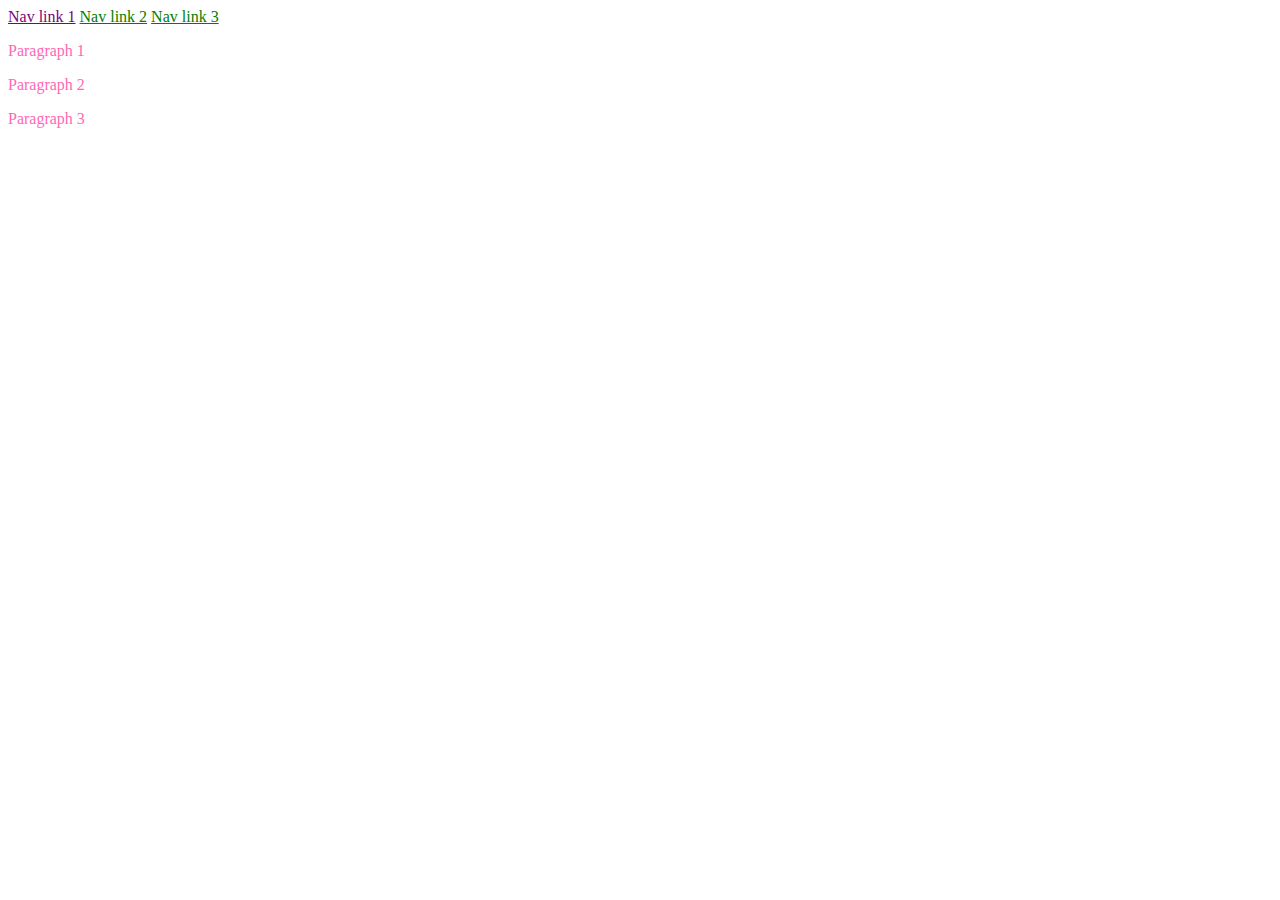
<file: css-specificity/index.html>
<!doctype html>

<html lang="en">
    <head>
        <meta charset="utf-8">
        <title>CSS Specificity</title>
        <meta name="description" content="CSS Specificity">
        <meta name="author" content="She Codes">
        <link rel="stylesheet" href="styles.css">
    </head>

    <body>

        <header>
            <nav>
                <a class="nav-link" id="link-1" href="#">Nav link 1</a>
                <a class="nav-link" href="#">Nav link 2</a>
                <a class="nav-link" href="#">Nav link 3</a>
            </nav>
        </header>

        <div>
            <p class="paragraph-link" id="paragraph-1">Paragraph 1</p>
            <p class="paragraph-link">Paragraph 2</p>
            <p class="paragraph-link">Paragraph 3</p>
        </div>

    </body>

</html>
</file>
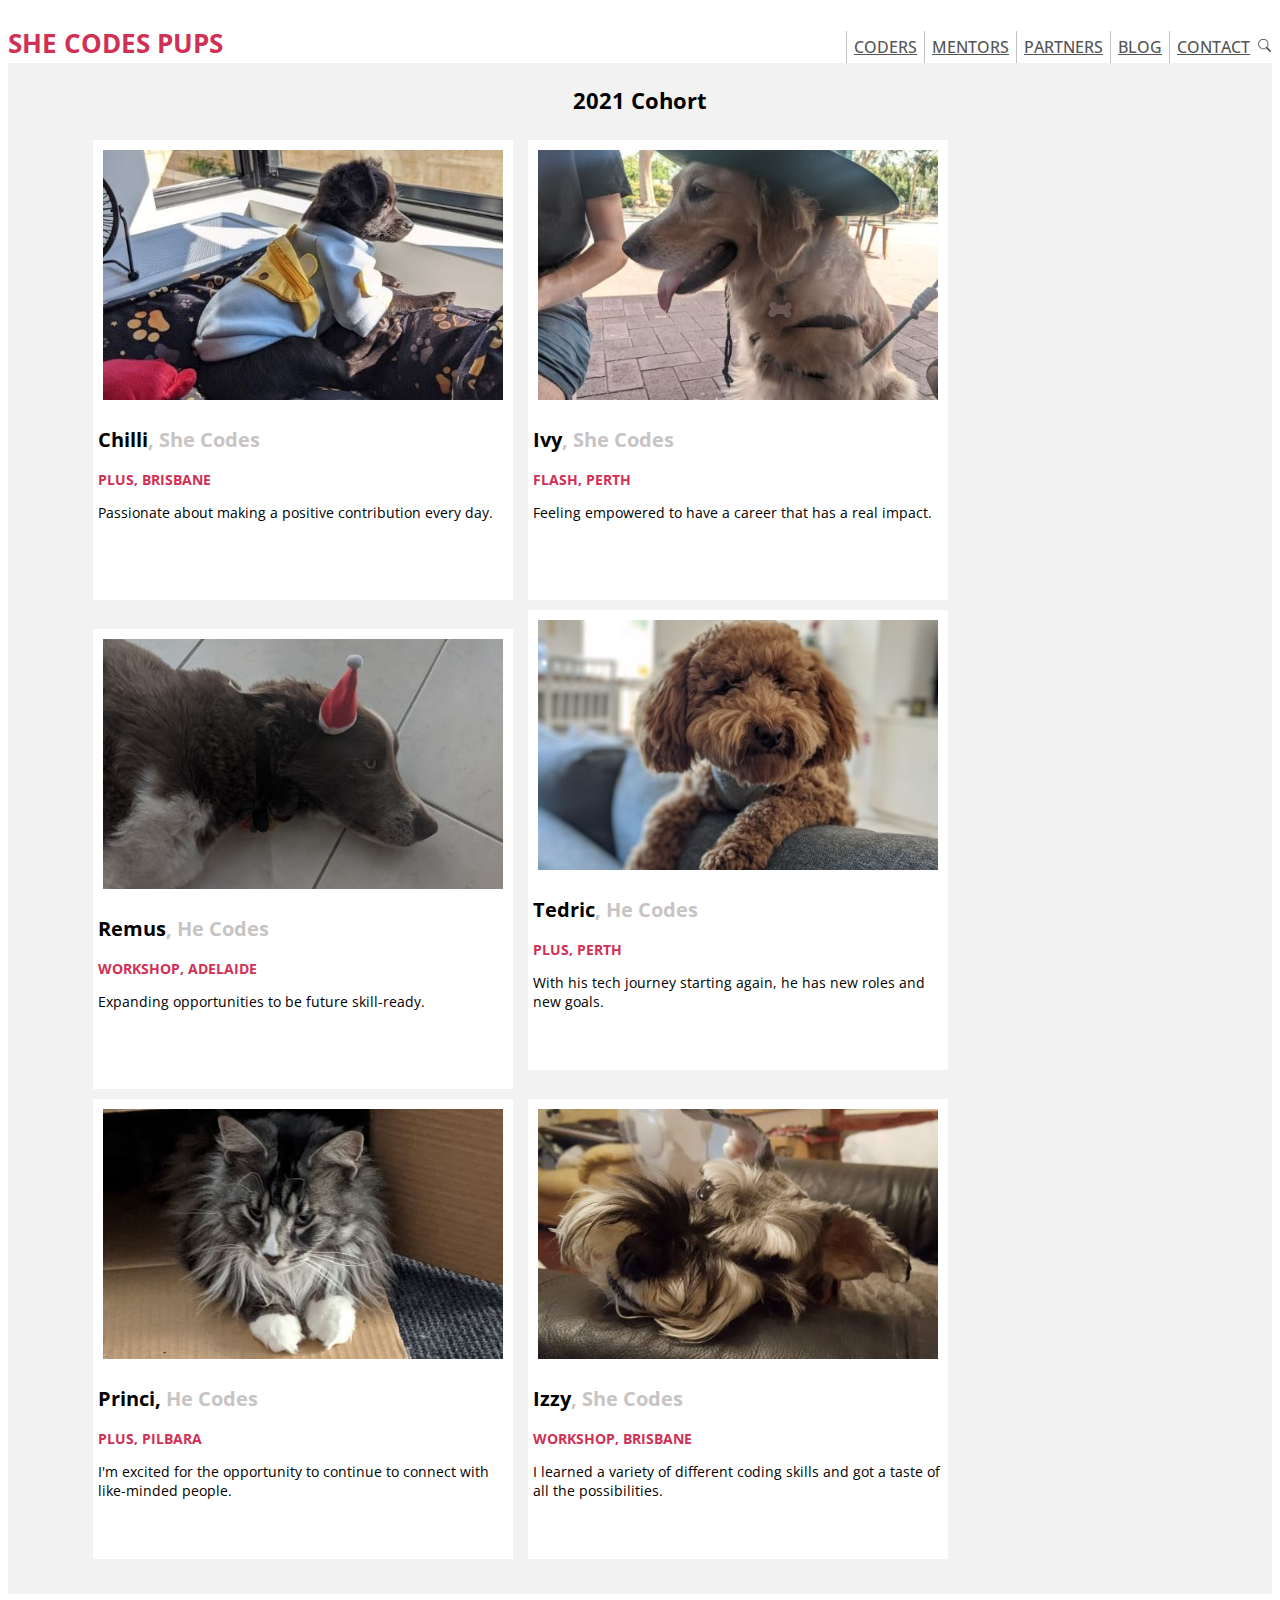
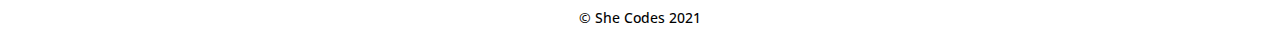
<file: first-project/index.html>
<!DOCTYPE html>
<html lang="en">
<head>
    <meta charset="UTF-8">
    <meta http-equiv="X-UA-Compatible" content="IE=edge">
    <meta name="viewport" content="width=device-width, initial-scale=1.0">
    <link rel="stylesheet" href="styles.css">
    <link rel="preconnect" href="https://fonts.googleapis.com">
    <link rel="preconnect" href="https://fonts.gstatic.com" crossorigin>
    <link href="https://fonts.googleapis.com/css2?family=Montserrat:wght@400;500;700&family=Open+Sans:wght@300;400;500;700&display=swap" rel="stylesheet">
    <title>She Codes</title>
</head>
<body>
    <header>
        <h1 id="shecodes-logo">She Codes Pups</h1>
        <nav>
            <a href="">Coders</a>
            <a href="">Mentors</a>
            <a href="">Partners</a>
            <a href="">Blog</a>
            <a href="">Contact</a>
            <img id="search-icon" src="images/search.png" alt="search-icon">
        </nav>
    </header>    
    <main>
        <section id="hero">
            <h2 class="title">2021 Cohort</h2>
            <div class="cohort-container">
                <div id="" class="doggy-card">
                    <img class="dog-pic" src="images/chilli.jpg" alt="dog-chilli">
                    <h2>Chilli<span>, She Codes</span></h2>
                    <h3>Plus, Brisbane</h3>
                    <p>Passionate about making a positive contribution every day.</p>
                </div>
                <div id="" class="doggy-card">
                    <img class="dog-pic" src="images/ivy.jpg" alt="dog-ivy">
                    <h2>Ivy<span>, She Codes</span></h2>
                    <h3>Flash, Perth</h3>
                    <p>Feeling empowered to have a career that has a real impact.</p>
                </div>
                <div id="" class="doggy-card">
                    <img class="dog-pic" src="images/remus.jpg" alt="dog-remus">
                    <h2>Remus<span>, He Codes</span></h2>
                    <h3>Workshop, Adelaide</h3>
                    <p>Expanding opportunities to be future skill-ready.</p>
                </div>
                <div id="" class="doggy-card">
                    <img class="dog-pic" src="images/tedric.jpg" alt="dog-tedric">
                    <h2>Tedric<span>, He Codes</span></h2>
                    <h3>Plus, Perth</h3>
                    <p>With his tech journey starting again, he has new roles and new goals.</p>
                </div>
                <div id="" class="doggy-card">
                    <img class="dog-pic" src="images/princi.jpg" alt="dog-princi">
                    <h2>Princi, <span>He Codes</span></h2>
                    <h3>Plus, Pilbara</h3>
                    <p>I'm excited for the opportunity to continue to connect with like-minded people.</p>
                </div>
                <div id="" class="doggy-card">
                    <img class="dog-pic" src="images/izzy.jpg" alt="dog-izzy">
                    <h2>Izzy<span>, She Codes</span></h2>
                    <h3>Workshop, Brisbane</h3>
                    <p>I learned a variety of different coding skills and got a taste of all the possibilities.</p>
                </div>
            </div>
        </section>
    </main>
    <footer>
        <p>&#169 She Codes 2021</p>
    </footer>
</body>
</html>
</file>
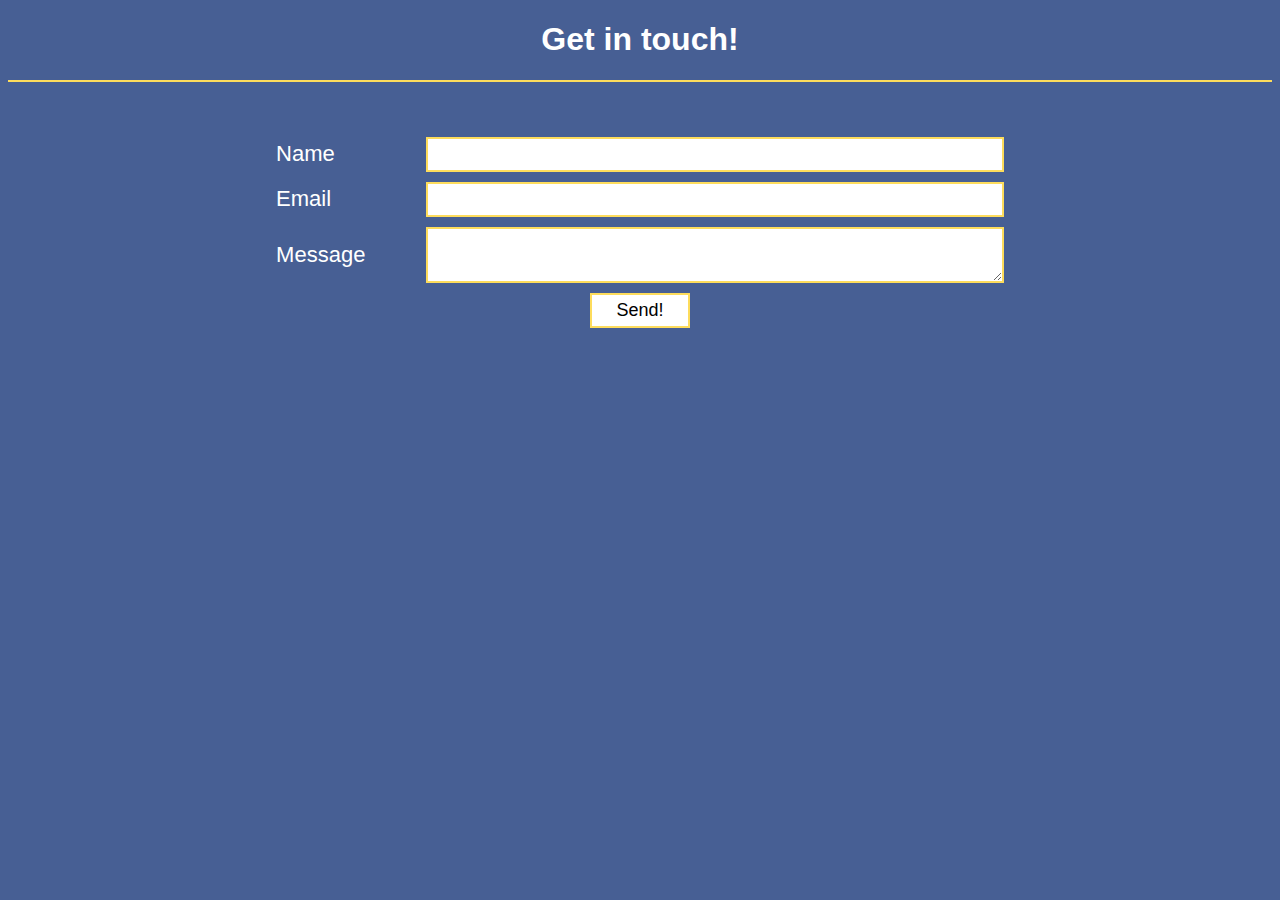
<file: forms-starter/index.html>
<!doctype html>

<html lang="en">
    <head>
        <meta charset="utf-8">
        <meta name="viewport" content="width=device-width, initial-scale=1, shrink-to-fit=no">
        <title>Introduction to Forms</title>
        <link rel="stylesheet" href="styles.css">
    </head>

    <body>
        <header>
            <h1>Get in touch!</h1>
        </header>

        <form action="https://formspree.io/f/xzbwvpvr" method="post">
            <!-- your code here -->
            <div class="form-item">
                <label for="name">Name</label>
                <input type="text" id="name" name="name">
            </div>
            <div class="form-item">
                <label for="email">Email</label>
                <input type="email" id="email" name="email">
            </div>
            <div class="form-item">
                <label for="message">Message</label>
                <textarea id="message" name="message"></textarea>
            </div>
            <div class="form-item">
                <button type="submit">Send!</button>
            </div>
        </form>
    </body>
</html>
</file>
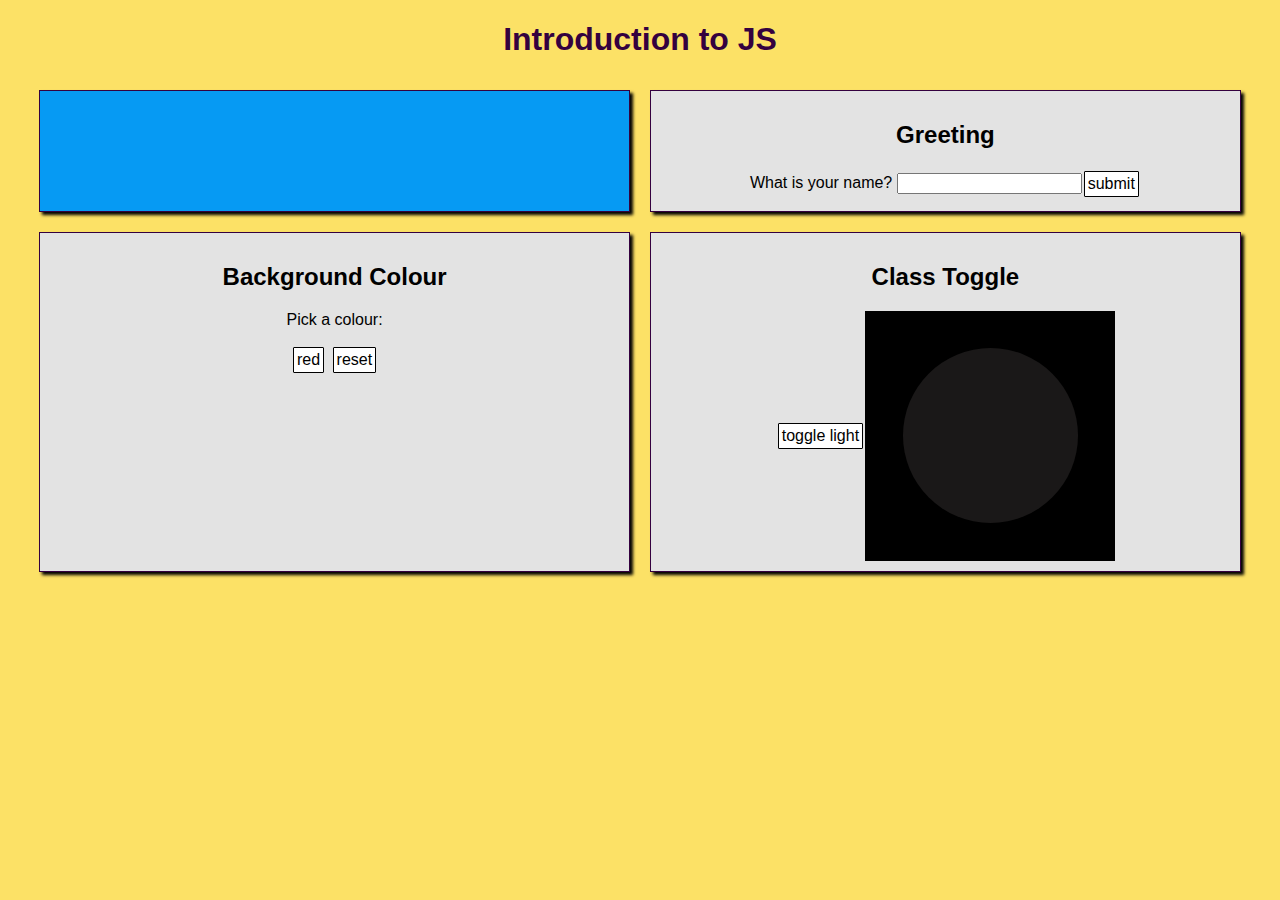
<file: intro-to-js/index.html>
<!DOCTYPE html>
<html lang="en">
    <head>
        <meta charset="utf-8">
        <title>Introduction to JavaScript</title>
        <meta name="description" content="JavaScript Demo">
        <meta name="author" content="She Codes">
        <link rel="stylesheet" href="styles.css">
    </head>
    
    <body>
        <header>
            <h1>Introduction to JS</h1>
        </header>

        <div id="wrapper">
            <div id="starter-div" class="component">
            </div>

            <div id="greeting" class="component">
                <h2>Greeting</h2>
                <form>
                    <div class="form-item">
                        <label for="name">What is your name?</label>
                        <input type="text" id="name" name="name">
                    </div>
                    <input type="button" value="submit">
                </form>
            </div>

            <div id="colour" class="component">
                <h2>Background Colour</h2>
                <p>Pick a colour:</p>
                <input type="button" onclick="changeColour('#f74850')" value="red">
                <input type="button" onclick="resetColour()" value="reset">
            </div>

            <div id="on-off" class="component">
                <h2>Class Toggle</h2>
                <div id="class-toggle-containter">
                    <input type="button" onclick="toggleLightbulb()" value="toggle light">
                    <div id="toggle-wrapper">
                        <div id="light"></div>
                    </div>
                </div>
            </div>
        </div>
    </body>
</html>
</file>
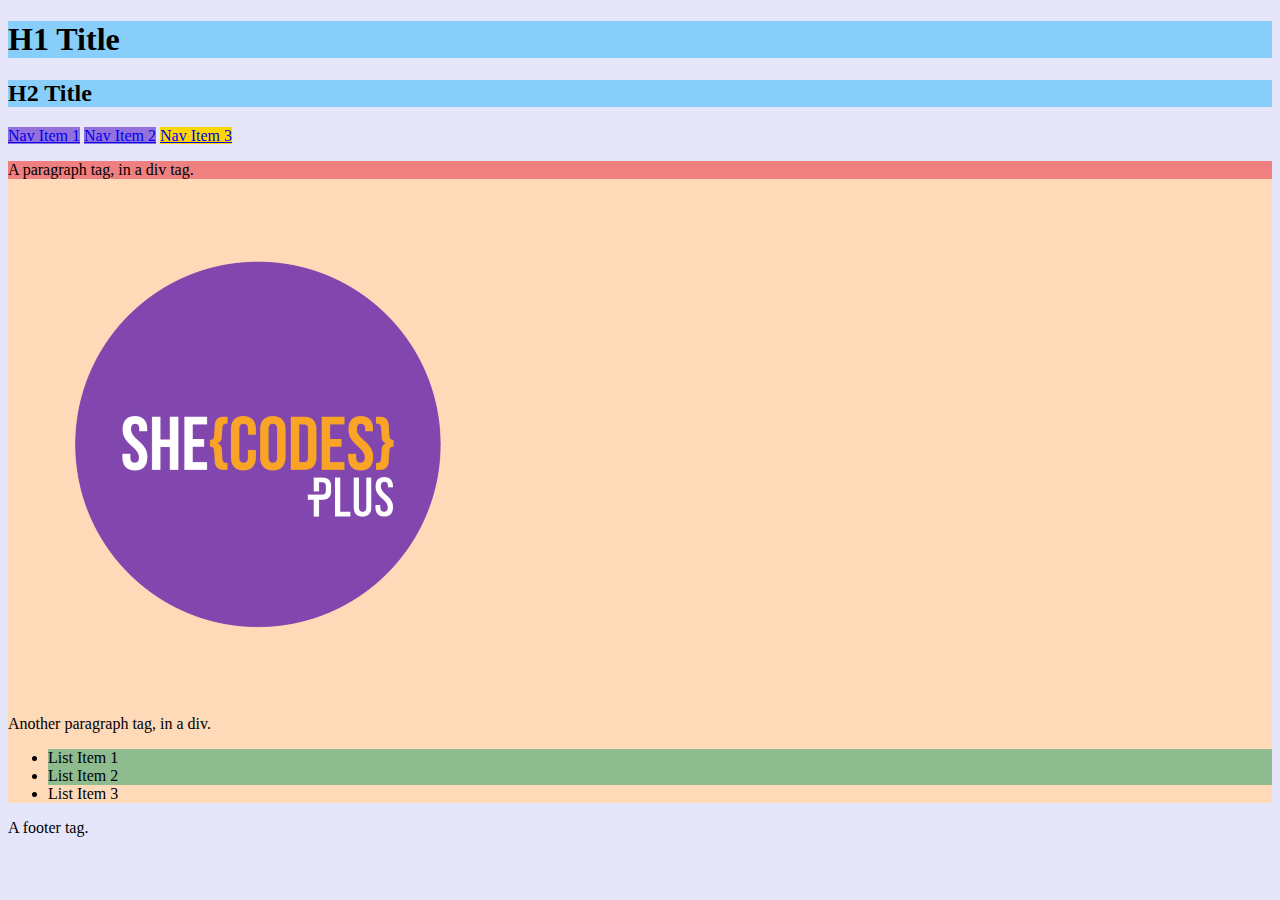
<file: introduction-to-css-selectors/index.html>
<!doctype html>

<html lang="en">
    <head>
        <meta charset="utf-8">
        <title>CSS Selectors</title>
        <meta name="description" content="CSS Selectors Playground">
        <meta name="author" content="She Codes">
        <link rel="stylesheet" href="styles.css">
    </head>
    <body>
        <header>
            <h1 class="main-heading">H1 Title</h1>
            <h2 class="main-heading">H2 Title</h2>
            <nav>
                <a href="#" class="nav-item">Nav Item 1</a>
                <a href="#" class="nav-item">Nav Item 2</a>
                <a href="#" id="last-nav-item">Nav Item 3</a>
            </nav>
        </header>
        <div id="div-id">
            <p id="first-paragraph">A paragraph tag, in a div tag.</p>
            <img src="logo.png" alt="She Codes Logo.">
            <p>Another paragraph tag, in a div.</p>
            <ul>
                <li class="list-item">List Item 1</li>
                <li class="list-item">List Item 2</li>
                <li>List Item 3</li>
            </ul>
        </div>
        <footer>
            A footer tag.
        </footer>
    </body>
</html>
</file>
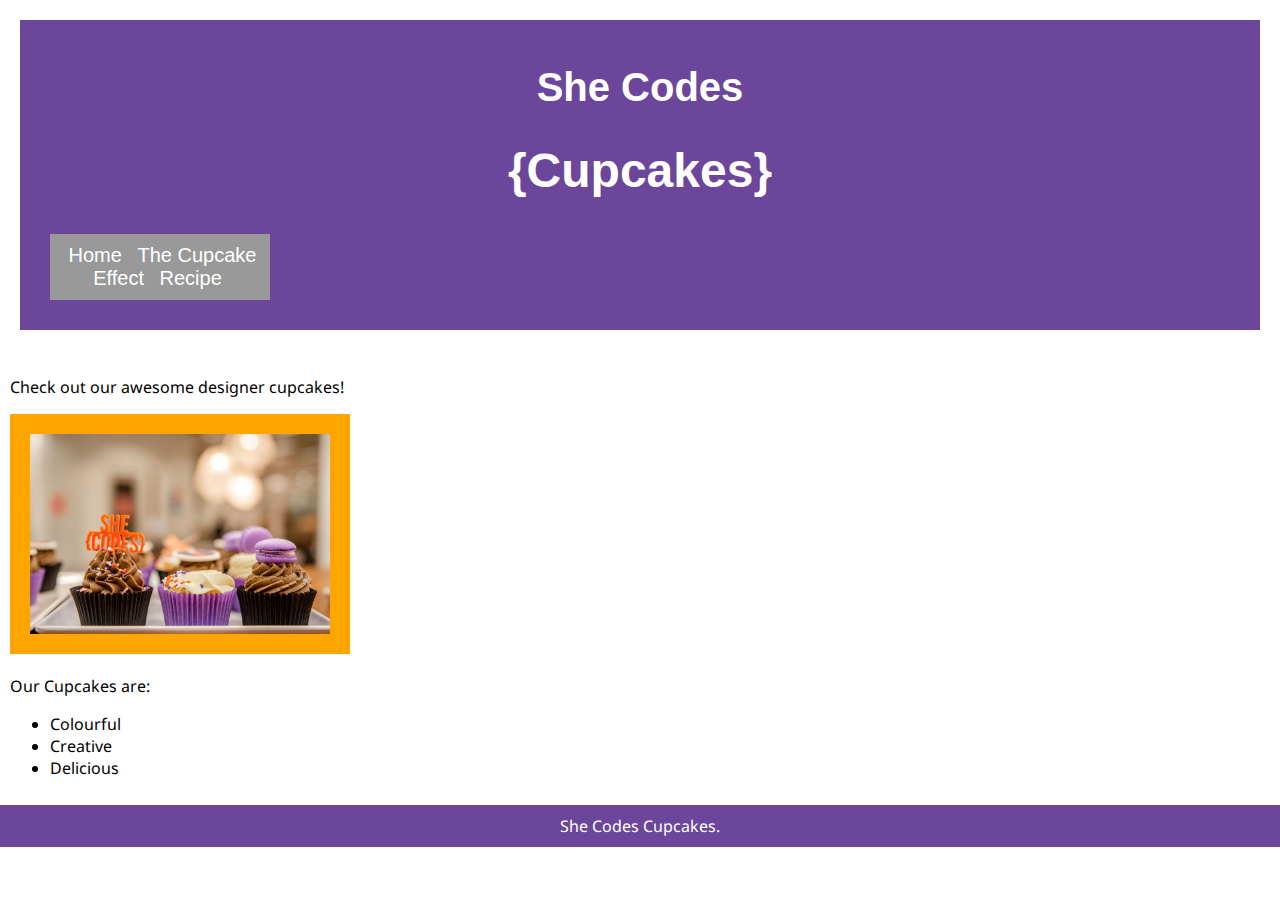
<file: introduction-to-css/index.html>
<!doctype html>

<html lang="en">
    <head>
        <meta charset="utf-8">
        <title>She Codes Cupcakes</title>
        <meta name="description" content="She Codes Cupcakes">
        <meta name="author" content="She Codes">
        <link rel="stylesheet" href="styles.css">
    </head>
    <body>
        <header>
            <h1>She Codes</h1>
            <h2>{Cupcakes}</h2>
            <nav>
                <a href="index.html">Home</a>
                <a href="cupcake-effect.html">The Cupcake Effect</a>
                <a href="recipe.html">Recipe</a>
            </nav>
        </header>
        <div>
            <p>Check out our awesome designer cupcakes!</p>
            <img class="homepage-image" src="images/cupcake-1.jpg" alt="She Codes Cupcakes.">
            <p>Our Cupcakes are:</p>
            <ul>
                <li>Colourful</li>
                <li>Creative</li>
                <li>Delicious</li>
            </ul>
        </div>
        <footer>
            She Codes Cupcakes.
        </footer>
    </body>
</html>
</file>
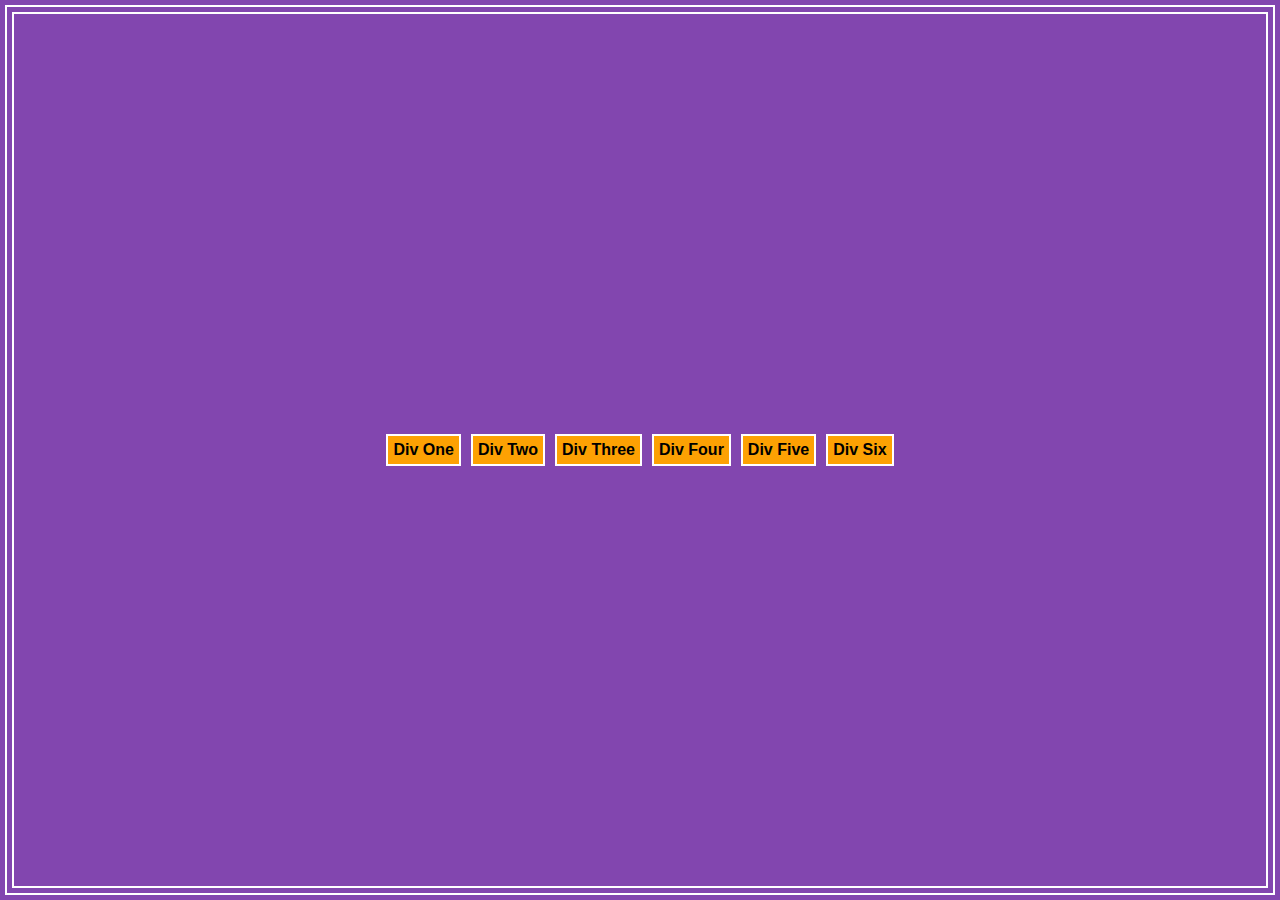
<file: introduction-to-flexbox/index.html>
<!doctype html>

<html lang="en">
    <head>
        <meta charset="utf-8">
        <meta name="viewport" content="width=device-width, initial-scale=1, shrink-to-fit=no">
        <title>Introduction to Flexbox</title>
        <link rel="stylesheet" href="styles.css">
    </head>

    <body>
        <div class="demo-div" id="div-1">Div One</div>
        <div class="demo-div" id="div-2">Div Two</div>
        <div class="demo-div" id="div-3">Div Three</div>
        <div class="demo-div" id="div-4">Div Four</div>
        <div class="demo-div" id="div-5">Div Five</div>
        <div class="demo-div" id="div-6">Div Six</div>
    </body>
</html>
</file>
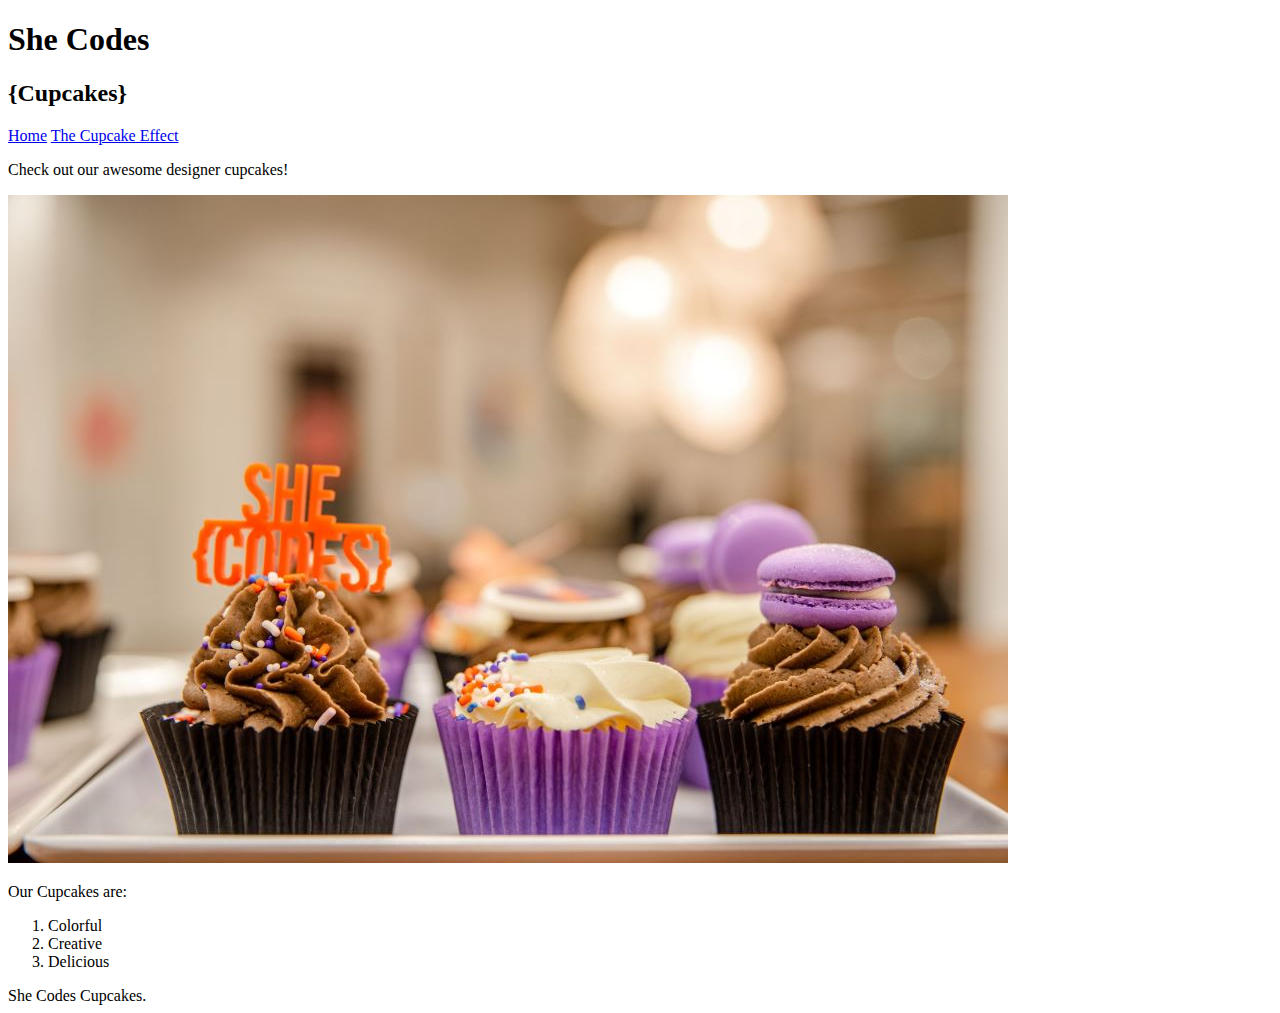
<file: introduction-to-html/index.html>
<!doctype html>
<html lang="en">
    <head>
    	<meta charset="utf-8">
    	<title>She Codes Cupcakes</title>
    	<meta name="description" content="She Codes Cupcakes">
    	<meta name="author" content="She Codes">
        <!--link rel="stylesheet" href="styles.css"-->
	</head>

    <body>

        <header>
            <h1>She Codes</h1>
        	<h2>{Cupcakes}</h2>
            <nav>
                <a href="index.html">Home</a>
                <a href="cupcake-effect.html">The Cupcake Effect</a>
            </nav>
        </header>

        <div>
            <p>Check out our awesome designer cupcakes! </p>
            <img src="images/cupcake-1.jpg" alt="She Codes Cupcakes.">
            <p> Our Cupcakes are:</p>
            <ol>
                <li>Colorful</li>
                <li>Creative</li>
                <li>Delicious</li>
            </ol>
        </div>

        <footer>
            She Codes Cupcakes.
        </footer>
    </body>

</html>
</file>
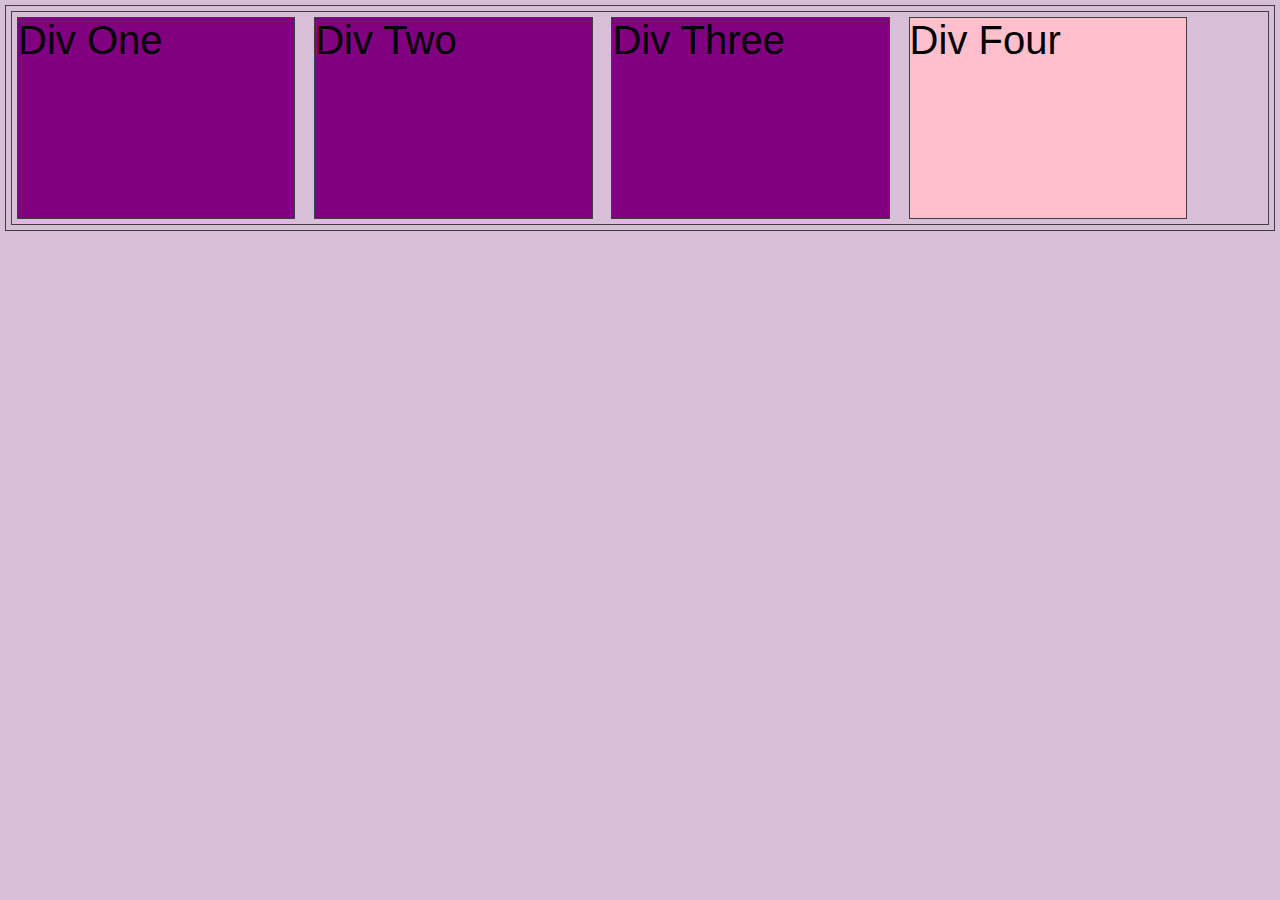
<file: introduction-to-media-queries/index.html>
<!doctype html>

<html lang="en">
    <head>
        <meta charset="utf-8">
        <meta name="viewport" content="width=device-width, initial-scale=1.0">
        <title>Media Queries</title>
        <link rel="stylesheet" href="styles.css">
    </head>

    <body>
        <div id="div-1">Div One</div>
        <div id="div-2">Div Two</div>
        <div id="div-3">Div Three</div>
        <div id="div-4">Div Four</div>
    </body>
</html>
</file>
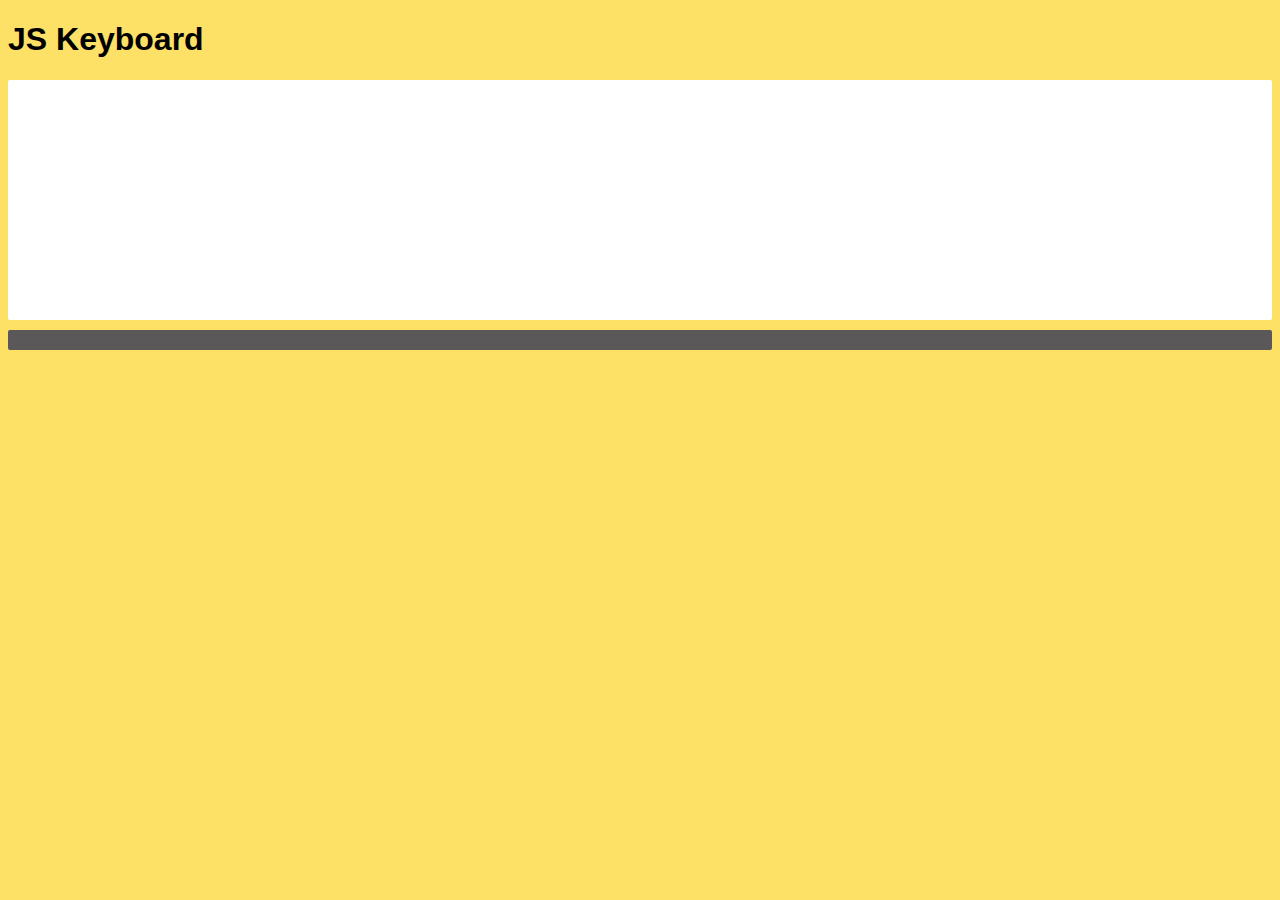
<file: keyboard/index.html>
<!DOCTYPE html>
<html lang="en">
    <head>
        <meta charset="utf-8">
        <title>JS Keyboard</title>
        <meta name="description" content="JavaScript Demo">
        <meta name="author" content="She Codes">
        <link rel="stylesheet" href="styles.css">
    </head>
    
    <body>
        <header>
            <h1>JS Keyboard</h1>
        </header>

        <div id="keyboard-wrapper">
            <div id="output">
                <p id="output-text">
                </p>
            </div>
            <div id="keyboard"></div>
        </div>

        <script src="script.js"></script>
    </body>
</html>
</file>
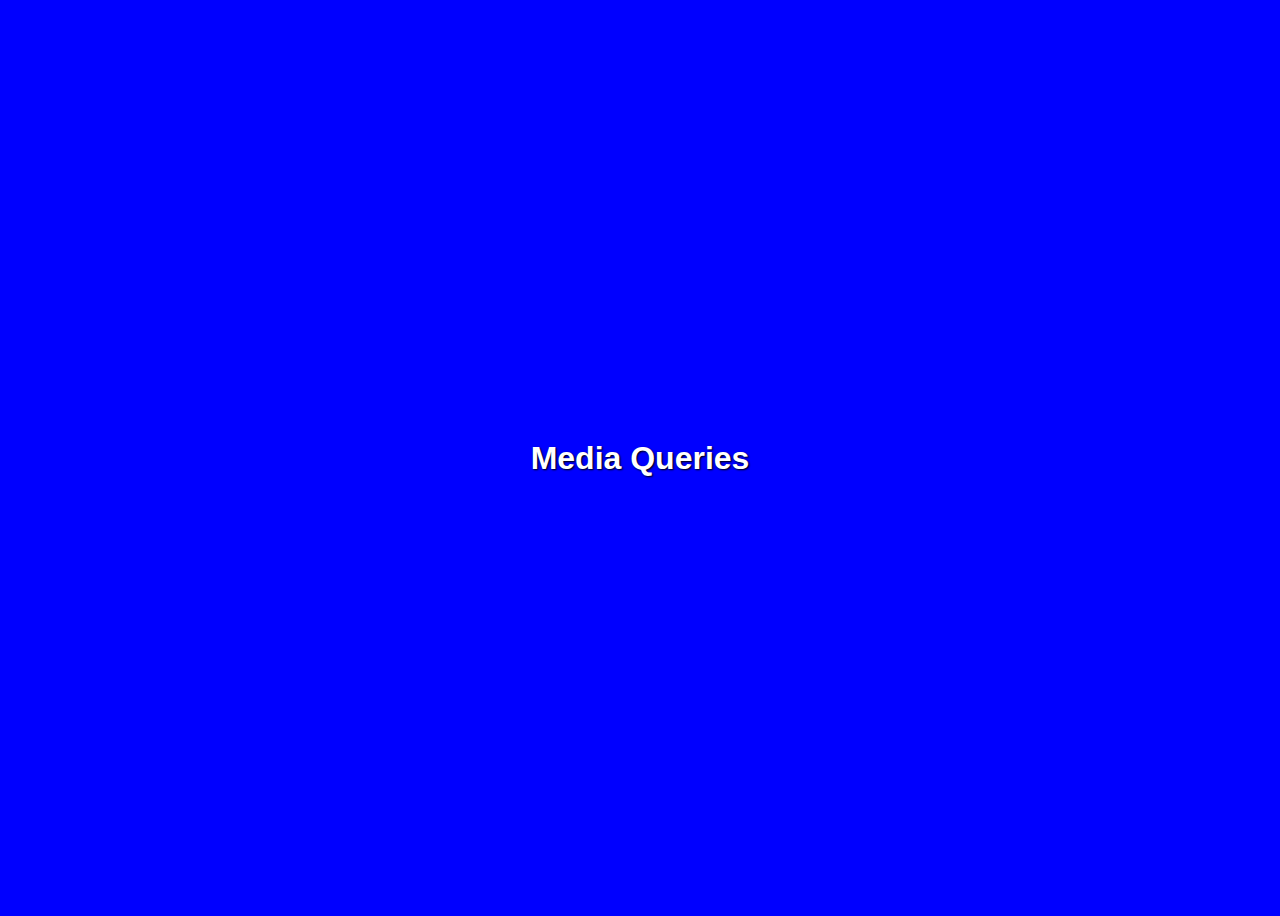
<file: media-queries-demo/index.html>
<!doctype html>

<html lang="en">
    <head>
        <meta charset="utf-8">
        <meta name="viewport" content="width=device-width, initial-scale=1.0">
        <title>Media Queries</title>
        <link rel="stylesheet" href="styles.css">
    </head>

    <body>

        <h1>Media Queries</h1>

    </body>
</html>
</file>
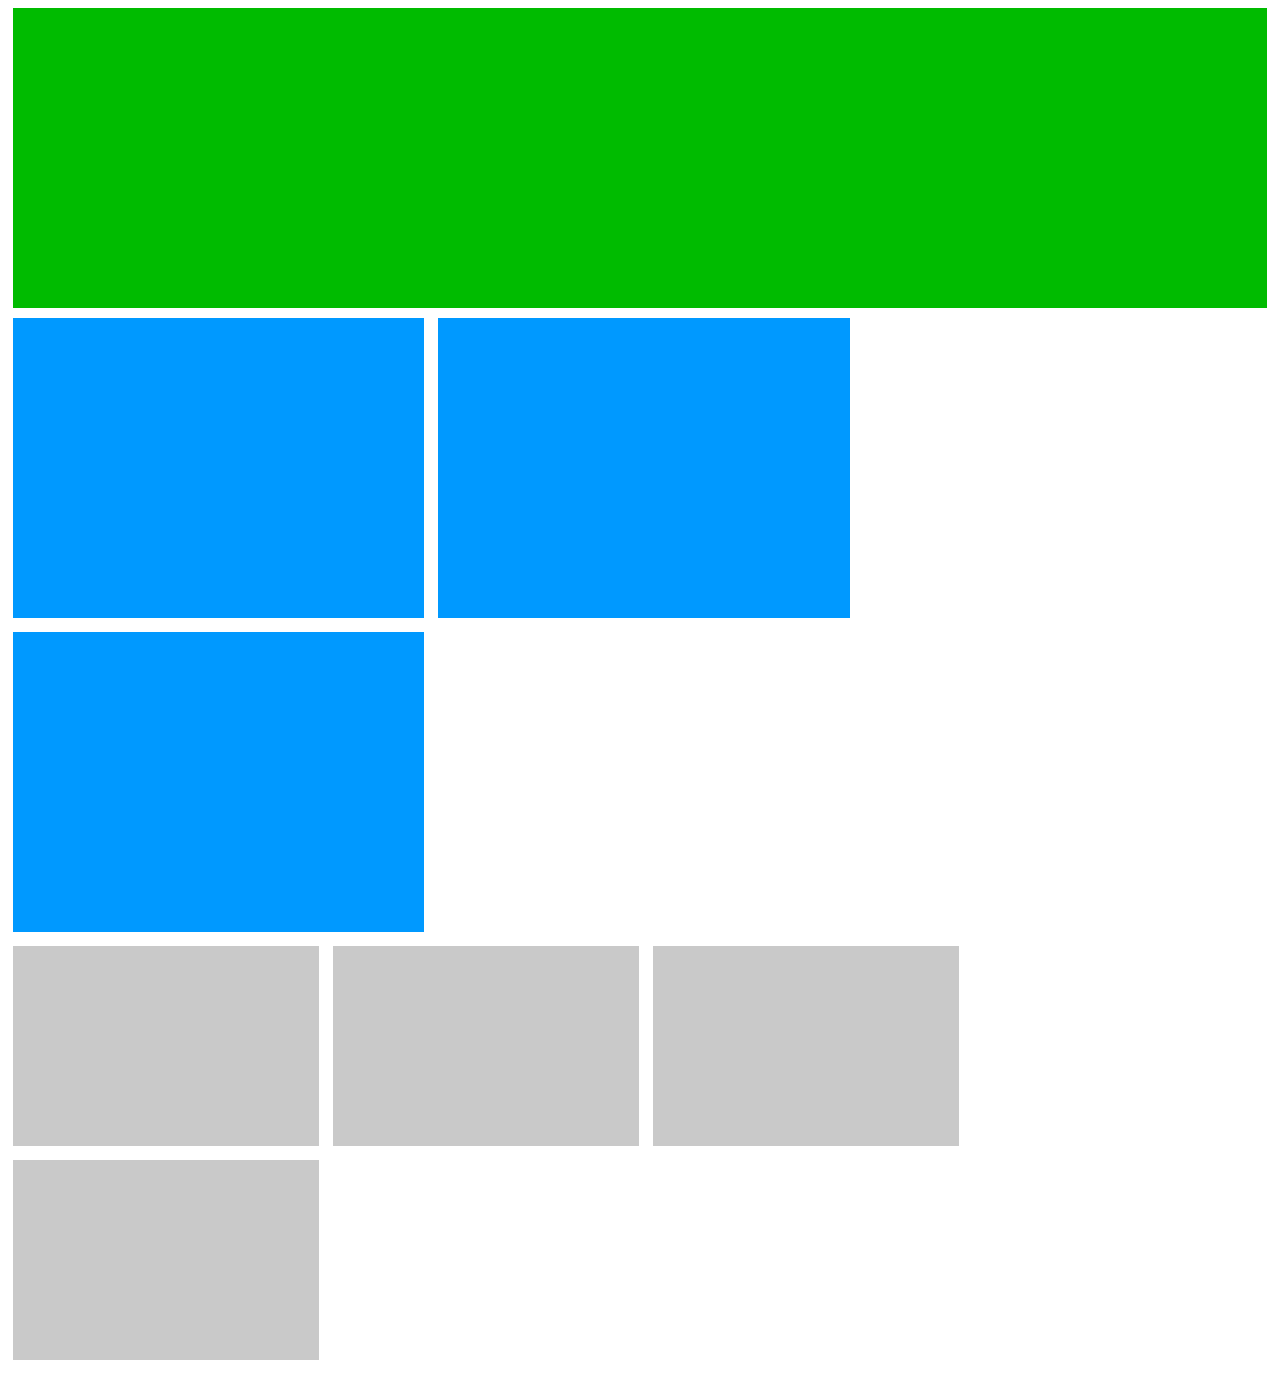
<file: media-queries-exercise-1/index.html>
<!DOCTYPE html>

<html lang="en">
    <head>
        <meta charset="utf-8" />
        <meta name="viewport" content="width=device-width, initial-scale=1.0" />
        <title>Media Queries</title>
        <link rel="stylesheet" href="styles.css" />
    </head>

    <body>
        <main>
            <div class="green-box box"></div>
            <div id="blue-section">
                <div class="blue-box box"></div>
                <div class="blue-box box"></div>
                <div class="blue-box box"></div>
            </div>
            <div id="grey-section">
                <div class="grey-box box"></div>
                <div class="grey-box box"></div>
                <div class="grey-box box"></div>
                <div class="grey-box box"></div>
            </div>
        </main>
    </body>
</html>
</file>
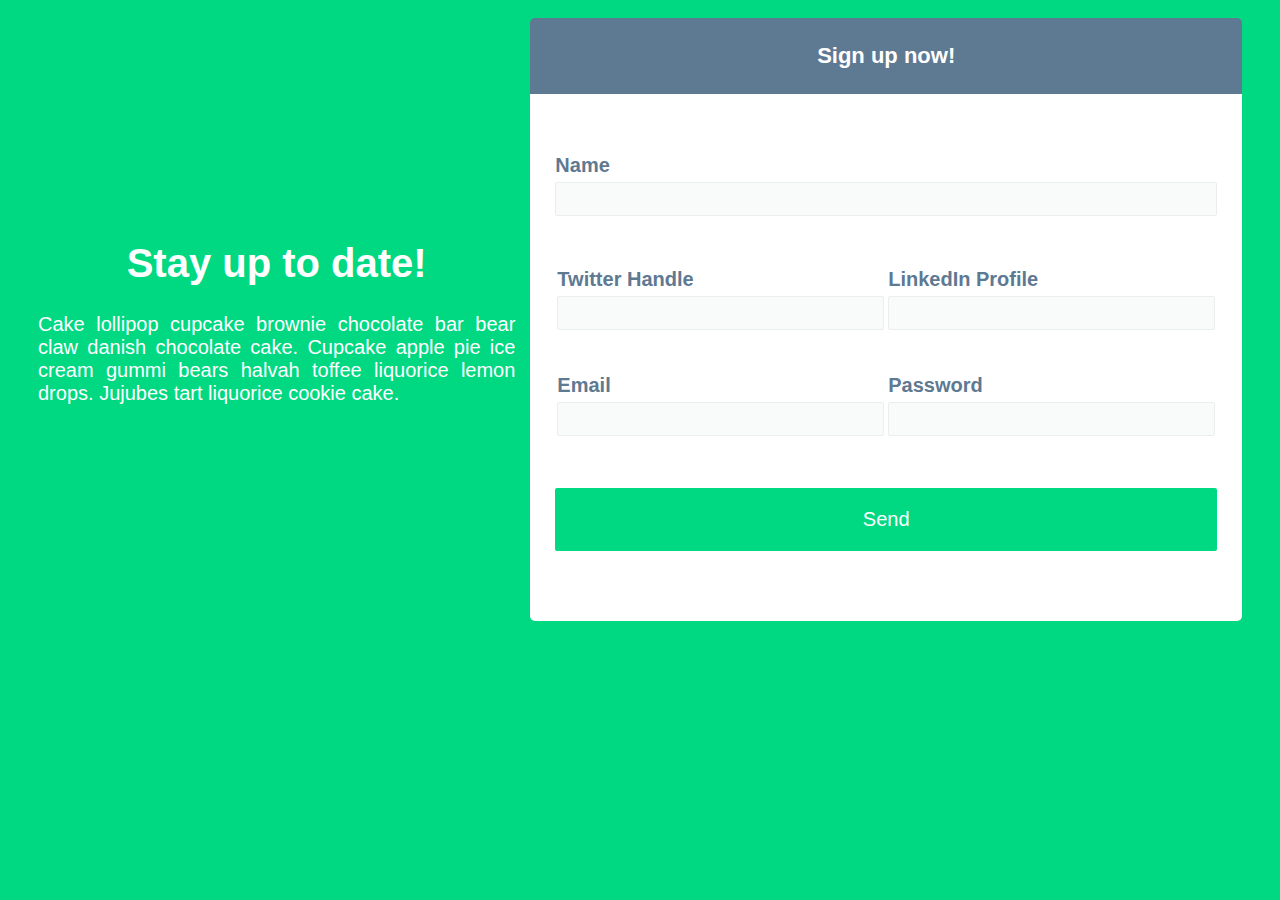
<file: media-queries-exercise-2/index.html>
<!DOCTYPE html>

<html lang="en">
    <head>
        <meta charset="utf-8" />
        <meta name="viewport" content="width=device-width, initial-scale=1.0" />
        <title>Media Queries</title>
        <link rel="stylesheet" href="styles.css" />
    </head>

    <body>
        <main>
            <header>
                <h1>Stay up to date!</h1>
                <p>
                    Cake lollipop cupcake brownie chocolate bar bear claw danish
                    chocolate cake. Cupcake apple pie ice cream gummi bears
                    halvah toffee liquorice lemon drops. Jujubes tart liquorice
                    cookie cake.
                </p>
            </header>
            <div id="form-wrapper">
                <h2 class="form-header">Sign up now!</h2>
                <form action="" method="">
                    <div class="form-item">
                        <label for="name">Name</label>
                        <input type="text" id="name" name="name" />
                    </div>
                    <div class="row">
                        <div class="form-item">
                            <label for="twitter">Twitter Handle</label>
                            <input type="text" id="twitter" name="twitter" />
                        </div>
                        <div class="form-item">
                            <label for="linkedin">LinkedIn Profile</label>
                            <input type="text" id="linkedin" name="linkedin" />
                        </div>
                    </div>
                    <div class="row" id="email-password">
                        <div class="form-item" id="email-item">
                            <label for="mail">Email</label>
                            <input type="email" id="mail" name="email" />
                        </div>
                        <div class="form-item" id="password-item">
                            <label for="message">Password</label>
                            <input
                                type="password"
                                id="message"
                                name="message"
                            />
                        </div>
                    </div>
                    <div class="form-item">
                        <button type="submit">Send</button>
                    </div>
                </form>
            </div>
        </main>
    </body>
</html>
</file>
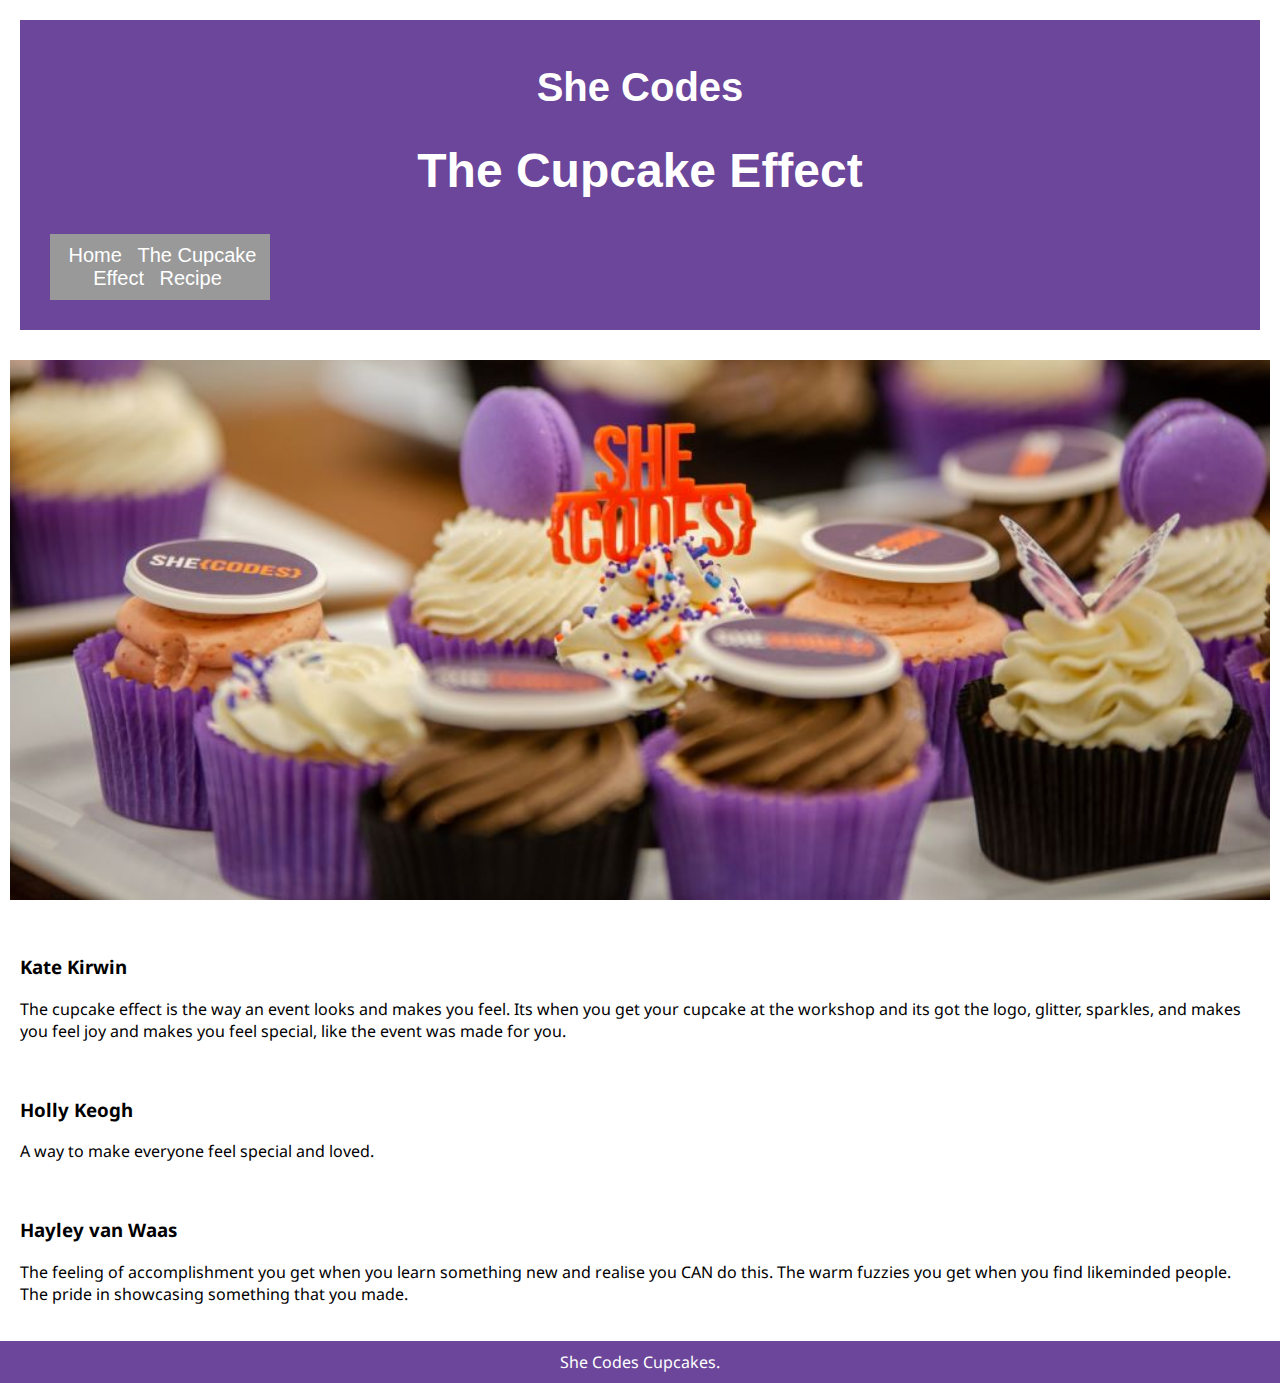
<file: introduction-to-css/cupcake-effect.html>
<!doctype html>

<html lang="en">
    <head>
        <meta charset="utf-8">
        <title>She Codes Cupcakes</title>
        <meta name="description" content="She Codes Cupcakes">
        <meta name="author" content="She Codes">
        <link rel="stylesheet" href="styles.css">
    </head>

    <body>

        <header>
            <h1>She Codes</h1>
            <h2>The Cupcake Effect</h2>
            <nav>
                <a href="index.html">Home</a>
                <a href="cupcake-effect.html">The Cupcake Effect</a>
                <a href="recipe.html">Recipe</a>
            </nav>
        </header>

        <div>            
            <img src="images/cupcake-2.jpg" alt="She Codes branded Cupcakes.">
        </div>

        <div>
            <div>
                <h3>Kate Kirwin</h3>
                <p>
                    The cupcake effect is the way an event looks and makes you feel.
                    Its when you get your cupcake at the workshop and its got the logo,
                    glitter, sparkles, and makes you feel joy and makes you feel special,
                    like the event was made for you.
                </p>
            </div>
            <div>
                <h3>Holly Keogh</h3>
                <p>A way to make everyone feel special and loved.</p>
            </div>
            <div>
                <h3>Hayley van Waas</h3>
                <p>The feeling of accomplishment you get when you learn something new
                    and realise you CAN do this. The warm fuzzies you get when you find likeminded
                    people. The pride in showcasing something that you made.
                </p>
            </div>
        </div>

        <footer>
            She Codes Cupcakes.
        </footer>

    </body>

</html>
</file>
<file: css-specificity/styles.css>
nav a {
    color: red;
}


.nav-link {
    color: black;
}


nav a.nav-link {
    color: green;
}


nav a.nav-link#link-1 {
    color: purple;
}


html div p {
    color: darkgrey;
}


body div p {
    color: hotpink;
}
</file>
<file: first-project/styles.css>
/* * {
    border: 1px solid red;
} */

body {
    font-family: 'Open Sans', sans-serif;
    font-size: 18px;
}

nav {
    float: right;
    display: flex;
    text-transform: uppercase;
    justify-content: baseline;
    align-items: baseline;
}

header {
    display: flex;
    align-items: baseline;
    padding-bottom: 0;
    justify-content: space-between;
}

header a {
    display: inline-block;
    text-decoration: underline;
    margin-bottom: 0;
    color: rgb(85, 85, 85);
    font-size: 16px;
    font-weight: 500;
    border-left: 1px solid rgb(194, 194, 194);
    padding: 0 7px;
    line-height: 2rem;
    vertical-align: middle;
}

header a:hover {
    color: #d13055;
}

p {
    font-size: 14px;
}

footer {
    text-align: center;
    font-size: 14px;
    font-weight: 500;
    margin: 0 auto;
}

#shecodes-logo {
    display: flex;
    margin-bottom: 0;
}

#search-icon {
    width: 15px;
    height: 15px;
    justify-content: flex-end;
}

h1, h3 {
    text-transform: uppercase;
    color: #d13055;    
}

h1 {
    font-size: 26px;
    font-weight: 700;
}

h2 {
    font-size: 20px;
}

h3 {
    font-size: 14px;
}

span {
    color: #c8c4c4;
}

main {
    background-color: #f2f2f2;
    padding-top: 3px;
    padding-bottom: 10px;
}

.cohort-container {
    margin: 20px 80px;
}

.title {
    text-align: center;
    font-size: 22px;
}

.doggy-card {
    background-color: white;
    display: inline-block;
    margin: 5px;
    padding: 5px;
    max-width: 410px;
    height: 450px;
}

.dog-pic {
   width: 400px;
   height: 250px;
   object-fit: cover;
   padding: 5px;
}
</file>
<file: forms-starter/styles.css>
body {
    background-color: #475F94;
    color: #fff;
    font-family: "Gill Sans", sans-serif;
}

header {
    border-bottom: 2px solid #FDDC5C;
    text-align: center;
}

form {
    margin: 50px auto;
    width: 90%;
}

.form-item {
    display: flex;
    justify-content: center;
    align-items: center;
    padding: 5px;
}

.form-item label {
    flex-basis: 150px;
    font-size: 22px;
}

.form-item input,
.form-item textarea {
    flex-basis: 50%;
    border: 2px solid #FDDC5C;
}

.form-item input:hover,
.form-item textarea:hover {
    border: 2px solid #FA4224;
}

.form-item input,
.form-item textarea,
.form-item button {
    border: 2px solid #FDDC5C;
    background-color: #FFF;
    padding: 5px;
    font-size: 18px;
}

.form-item button:hover {
    border: 2px solid #FA4224;
    background-color: #FA4224;
    color: #FFF;
}

.form-item button {
    width: 100px;
}
</file>
<file: intro-to-js/styles.css>
body {
    background-color: #FCE166;
    font-family: Arial;
}

h1 {
    color: #34013F;
    text-align: center;
}

#wrapper {
    display: flex;
    flex-wrap: wrap;
    justify-content: center;
}

.component {
    border: 1px solid #34013F;
    flex-basis: 45%;
    margin: 10px;
    padding: 10px;
    text-align: center;
    box-shadow: 3px 3px 3px #000;;
    background-color: #e3e3e3;
}

input[type=button] {
    margin: 2px;
    padding: 3px;
    border: 1px solid black;
    border-radius: 1px;
    background-color: #fff;
    font-size: 16px;
}

input[type=button]:hover {
    cursor: pointer;
    box-shadow: -2px 2px 0px black;
}

#starter-div {
    min-height: 100px;
    background-color: #069AF3;
}

.js-header {
    color: #FFF;
}

#second-h2 {
    text-decoration: underline;
}

form {
    display: flex;
    align-items: center;
    justify-content: center;
}

#greeting-text {
    height: 20px;
}

#class-toggle-containter {
    display: flex;
    justify-content: center;
    align-items: center;
}

#toggle-wrapper {
    width: 250px;
    height: 250px; 
    background-color: black;
    display: flex;
    justify-content: center;
    align-items: center;
}

#light {
    height: 175px;
    width: 175px;
    background-color: #1a1818 ;
    border-radius: 50%;
}

.on {
    box-shadow: inset 0 0 150px yellow, 0px 0 30px yellow;
}
</file>
<file: introduction-to-css-selectors/styles.css>
body {
    background-color: lavender;
}

/* div {
    background-color: peachpuff;
} */

.list-item {
    background-color: darkseagreen;
}

.main-heading {
    background-color: lightskyblue;
}

#first-paragraph {
    background-color: lightcoral;
}

.nav-item {
    background: mediumpurple;
}

#last-nav-item {
    background: gold;
}

#div-id {
    background-color: peachpuff;
}
</file>
<file: introduction-to-css/styles.css>
@import url('https://fonts.googleapis.com/css2?family=Raleway&display=swap');

@import url('https://fonts.googleapis.com/css2?family=Roboto:wght@300;500;900&display=swap');

@import url('https://fonts.googleapis.com/css2?family=Noto+Sans:ital,wght@0,100;0,400;0,900;1,100&display=swap');

/* * {
    border: 1px solid grey;
} */

html {
    /* font-family: 'Raleway', sans-serif; */
    /* font-family: 'Roboto', sans-serif; */
    font-family: 'Noto Sans', sans-serif;
    background-color: #fff;
}

body {
    margin: 0;
}

header {
    text-align: center;
    background-color: #6b469a;
    margin: 20px;
    padding: 20px;
    font-family: Arial;
    font-size: 20px;
}

h1 {
    font-size: 2.5rem;
    line-height: 2.5rem;;
    color: #fff;
}

h2 {
    font-size: 3rem;
    line-height: 3rem;
    color: #fff;
}

nav {
    margin: 10px;
    padding: 10px;
    background-color: #999999;
    width: 200px;
}

a {
    color: #fff;
    text-decoration: none;
    padding: 5px;
}

a:hover {
    color: #fda103;
    border-bottom: 2px solid #fda103;
}


div {
    padding: 10px;
}

img {
    width: 100%;
    height: 60vh;
    object-fit: cover;
    object-position: bottom;
}

footer {
    text-align: center;
    background-color: #6b469a;
    padding: 10px;
    color: #fff;
}

/* Your code here */
nav a {
    display: inline;
}

.homepage-image {
    width: 300px;
    height: 200px;
    border: 20px solid orange;
}
</file>
<file: introduction-to-flexbox/styles.css>
* {
    border: 2px solid #fff;
    margin: 5px;
}

html {
    height: calc(100% - 14px);
}

body {
    display: flex;
    justify-content: center;
    flex-wrap: wrap;
    align-items: center;
    background-color: #8246AF;
    font-family: Arial, Helvetica, sans-serif;
    font-size: 1rem;
    font-weight: bold;
    height: calc(100% - 14px);
}

div {
    padding: 5px;
    background-color: #FDA103;
}

/*** Your code here ***/
</file>
<file: introduction-to-media-queries/styles.css>
* {
    border: 1px solid #3e3e3e;
    margin: 5px;
}

body {
    background-color: #d8bfd8;
    font-family: Arial, Helvetica, sans-serif;
    font-size: 2rem;
}

div {
    height: 200px;
}

#div-1 {
    background-color: #9370db;
}

#div-2 {
    background-color: #8fbc8b;
}

#div-3 {
    background-color: #6495ed;
}

#div-4 {
    background-color: #f5deb3;
}

/*** Your code here ***/
@media (min-width: 500px) {
    div {
        display: inline-block;
        width: 44%;
        font-size: 0.5rem;
    }
    #div-1, #div-2, #div-3, #div-4 {
        background-color: purple;
    }
}

@media (min-width: 900px) {
    div {
        display: inline-block;
        width: 22%;
        font-size: 2.5rem;
    }

    #div-4 {
        background-color: pink;
    }
}
</file>
<file: keyboard/styles.css>
body {
    background-color: #FCE166;
    font-family: Arial;
}

#output {
    border-radius: 2px;
    background-color: #fff;
    height: 200px;
    padding: 20px;
    overflow: scroll;
    margin-bottom: 10px;
}

#output-text {
    font-family: 'Courier New', Courier, monospace;
    font-size: 36px;
    color: #000;
    word-wrap: break-word;
    margin: 0;
}

#keyboard {
    display: flex;
    justify-content: center;
    flex-wrap: wrap;
    margin-top: 10px;
    background-color: #5a5858;
    border-radius: 2px;
    padding: 10px;
}

.key {
    text-align: center;
    width: 50px;
    margin: 1px;
    padding: 5px;
    font-size: 16px;
    background-color: #fff;
    border-style: inset;
}

.selected {
    background-color: darkgrey;
    border-style: outset;
}
</file>
<file: media-queries-demo/styles.css>
body {
    height: 100vh;
    background-color: red;
    display: flex;
    align-items: center;
    justify-content: center;
}

h1 {
    font-family: Arial, Helvetica, sans-serif;
    color: white;
    text-shadow: 1px 1px 2px black;
    text-align: center;
}

/*** Media Queries Below ***/

/* Small devices (landscape phones, 576px and up) */
@media (min-width: 576px) { 
    body {
        background-color: orange;
    }
}

/* Medium devices (tablets, 768px and up)*/
@media (min-width: 768px) {
    body {
        background-color: yellow;
    }
}

/* Large devices (desktops, 992px and up) */
@media (min-width: 992px) {
    body {
        background-color: green;
    }
}

/* Extra large devices (large desktops, 1200px and up) */
@media (min-width: 1200px) {
    body {
        background-color: blue;
    }
}

 /* MASSIVE devices (large desktops, 1440px and up) */
@media (min-width: 1440px) {
    body {
        background-color: purple;
    }
}
</file>
<file: media-queries-exercise-1/styles.css>
/* * {
    border: 1px solid grey;
} */

.box {
    margin: 5px;
}

.green-box {
    height: 100px;
    background-color: #00bb00;
}

.blue-box {
    height: 200px;
    background-color: #0099ff;
}

.grey-box {
    height: 75px;
    background-color: #c9c9c9;
    
}

/*** Media Queries Below ***/

@media (min-width: 600px) {
    .green-box {
        height: 200px;
    }
    .blue-box {
        height: 150px;
    }
    .grey-box {
        width: calc(100% / 2 - 10px);
        display: inline-block;
    }
}

@media (min-width: 900px) {
    .green-box {
        height: 300px;
    }
    .blue-box {
        width: calc(100% / 3 - 10px);
        display: inline-block;
        height: 300px;
    
    }
    .grey-box {
        width: calc(100% / 4 - 10px);
        height: 200px;
    }
}
</file>
<file: media-queries-exercise-2/styles.css>
/* * {
    border: 1px solid red;
} */

html {
    background-color: #00d982;
    font-family: Arial, Helvetica, sans-serif;
    font-size: 20px;    
}

body {
    padding: 10px 30px 40px;
}

header {
    color: #fff;
    text-align: justify;
}

h1 {
    text-align: left;
}

h2 {
    color: #fff;
    font-size: 22px;
}

p {
    font-size: 20px;
}

form {
    background-color: #fff;
    border-bottom-left-radius: 5px;
    border-bottom-right-radius: 5px;
    padding: 30px 25px 40px;
}

label {
    font-weight: bold;
    color: #5e7992;
}

input {
    box-sizing: border-box;
    border: 1px solid #ebeeef;
    background-color: #f9fafa;
    width: 100%;
    margin-top: 5px;
    line-height: 2.25em;
}

.form-item {
    padding-top: 10px;
    padding-bottom: 10px;
}

.form-header {
    padding: 25px;
    text-align: center;
    margin: 0;
    border-top-left-radius: 5px;
    border-top-right-radius: 5px;
    background-color: #5e7992;
}

button {
    background-color: #00d982;
    border: none;
    color: #fff;
    padding: 20px 0;
    width: 100%;
}

input,
button {
    font-size: 1rem;
    border-radius: 2px;
}

@media (min-width: 600px) {
    .row {
        display: flex;
    }
    .row .form-item {
        width: calc(100% / 2);
        padding: 2px;
    }

    input {
        line-height: 1.5em;
    }

    .form-item {
        margin-top: 20px;
        margin-bottom: 20px;
    }
}

@media (min-width: 900px) {
    main {
        display: flex;
    }
    header {
        align-self: center;
        width: calc(100% / 2);
        padding-right: 15px;
    }

    h1 {
        text-align: center;
    }
}
</file>
